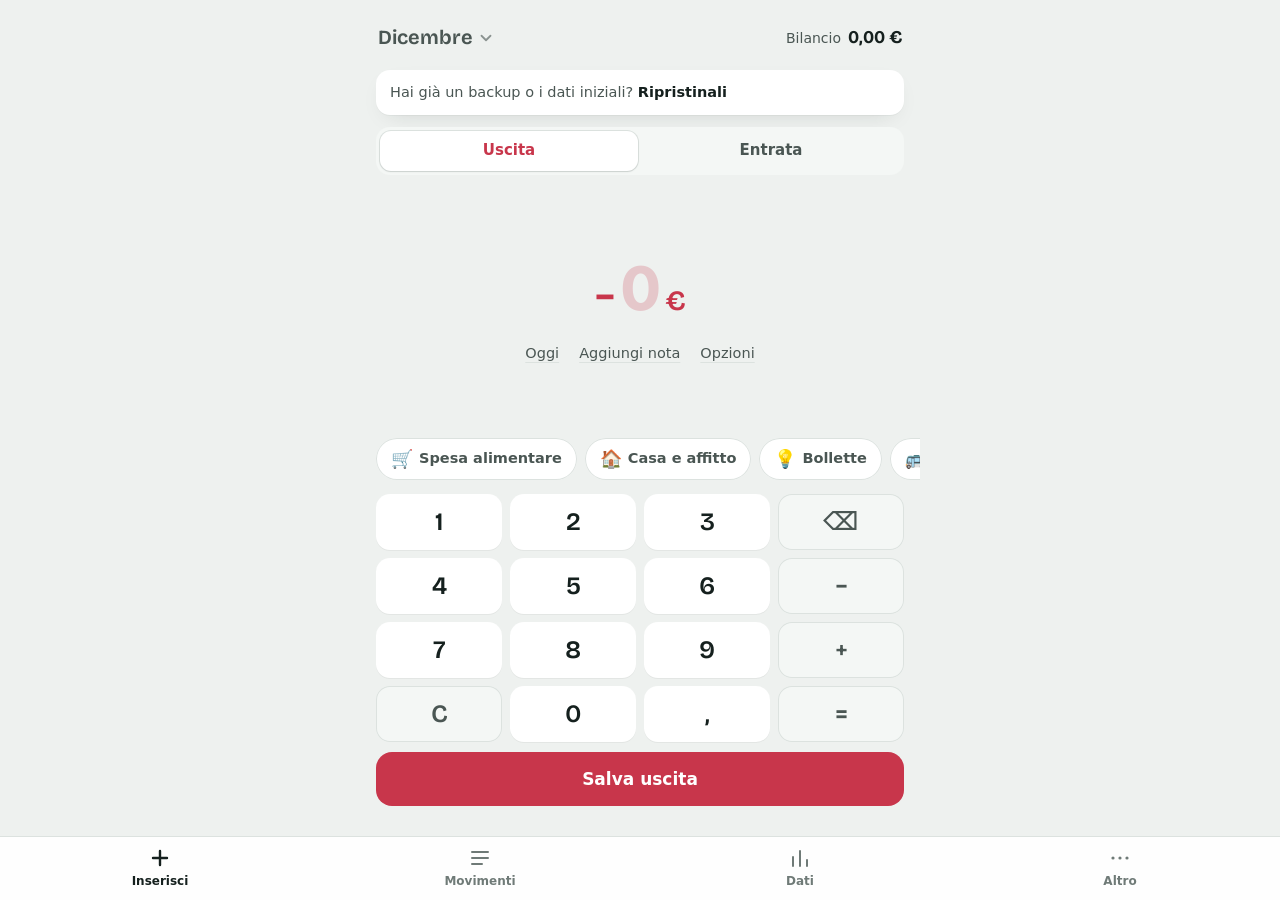
<file: index.html>
<!doctype html>
<html lang="it">
<head>
  <meta charset="utf-8">
  <meta name="viewport" content="width=device-width, initial-scale=1, viewport-fit=cover, interactive-widget=resizes-content">
  <meta name="theme-color" content="#EEF1EF" media="(prefers-color-scheme: light)">
  <meta name="theme-color" content="#0E1413" media="(prefers-color-scheme: dark)">
  <meta name="description" content="Bilancio personale: spese, entrate e andamento nel tempo. I dati restano sul telefono.">
  <title>Bilancio</title>
  <link rel="manifest" href="manifest.webmanifest">
  <link rel="icon" href="icons/icon-192.png" type="image/png">
  <link rel="apple-touch-icon" href="icons/apple-180.png">
  <link rel="preload" href="fonts/bricolage.woff2" as="font" type="font/woff2" crossorigin>
  <link rel="stylesheet" href="css/app.css">
</head>
<body>
  <div id="app">
    <main id="view" tabindex="-1"></main>
  </div>

  <nav id="tabbar" aria-label="Sezioni">
    <a href="#/home" data-tab="home">
      <svg viewBox="0 0 24 24" aria-hidden="true"><path d="M12 5v14M5 12h14"/></svg>
      <span>Inserisci</span>
    </a>
    <a href="#/movimenti" data-tab="movimenti">
      <svg viewBox="0 0 24 24" aria-hidden="true"><path d="M4 6h16M4 12h16M4 18h10"/></svg>
      <span>Movimenti</span>
      <span class="badge" hidden></span>
    </a>
    <a href="#/dati" data-tab="dati">
      <svg viewBox="0 0 24 24" aria-hidden="true"><path d="M5 20V11M12 20V5M19 20v-6"/></svg>
      <span>Dati</span>
    </a>
    <a href="#/altro" data-tab="altro">
      <svg viewBox="0 0 24 24" aria-hidden="true"><circle cx="5" cy="12" r="1.6"/><circle cx="12" cy="12" r="1.6"/><circle cx="19" cy="12" r="1.6"/></svg>
      <span>Altro</span>
      <span class="dot" hidden></span>
    </a>
  </nav>

  <div id="toast" role="status" aria-live="polite" hidden></div>

  <noscript>Per usare Bilancio serve JavaScript attivo.</noscript>
  <script type="module" src="js/app.js"></script>
</body>
</html>
</file>
<file: css/app.css>
@font-face {
  font-family: "Bricolage";
  src: url("../fonts/bricolage.woff2") format("woff2");
  font-weight: 200 800;
  font-display: swap;
}

:root {
  color-scheme: light;
  --bg: #EEF1EF;
  --surface: #FFFFFF;
  --surface-2: #F4F7F5;
  --surface-3: #E6EBE8;
  --ink: #15201E;
  --ink-2: #4A5653;
  --muted: #6F7A77;
  --line: #DCE2DF;
  --exp: #C8364B;
  --inc: #00809A;
  --exp-soft: rgba(200, 54, 75, 0.10);
  --inc-soft: rgba(0, 128, 154, 0.10);
  --warn-bg: #FFF3D6;
  --warn-ink: #6B4A00;
  --shadow: 0 1px 0 rgba(21, 32, 30, 0.04), 0 8px 24px -12px rgba(21, 32, 30, 0.18);
  --display: "Bricolage", system-ui, -apple-system, "Segoe UI", Roboto, sans-serif;
  --body: system-ui, -apple-system, "Segoe UI", Roboto, sans-serif;
  --r-l: 24px;
  --r-m: 16px;
  --r-s: 11px;
  --nav-h: 64px;
  --safe-b: env(safe-area-inset-bottom, 0px);
}

@media (prefers-color-scheme: dark) {
  :root:not([data-theme="light"]) {
    color-scheme: dark;
    --bg: #0E1413;
    --surface: #18201F;
    --surface-2: #1F2827;
    --surface-3: #283231;
    --ink: #E8EEEC;
    --ink-2: #A9B4B1;
    --muted: #8A9592;
    --line: #2A3432;
    --exp: #E35D6D;
    --inc: #2E9CC4;
    --exp-soft: rgba(227, 93, 109, 0.14);
    --inc-soft: rgba(46, 156, 196, 0.14);
    --warn-bg: #3A2F12;
    --warn-ink: #F4D78A;
    --shadow: 0 1px 0 rgba(0, 0, 0, 0.3), 0 10px 28px -14px rgba(0, 0, 0, 0.7);
  }
}
:root[data-theme="dark"] {
  color-scheme: dark;
  --bg: #0E1413;
  --surface: #18201F;
  --surface-2: #1F2827;
  --surface-3: #283231;
  --ink: #E8EEEC;
  --ink-2: #A9B4B1;
  --muted: #8A9592;
  --line: #2A3432;
  --exp: #E35D6D;
  --inc: #2E9CC4;
  --exp-soft: rgba(227, 93, 109, 0.14);
  --inc-soft: rgba(46, 156, 196, 0.14);
  --warn-bg: #3A2F12;
  --warn-ink: #F4D78A;
  --shadow: 0 1px 0 rgba(0, 0, 0, 0.3), 0 10px 28px -14px rgba(0, 0, 0, 0.7);
}

* { box-sizing: border-box; }
html { -webkit-text-size-adjust: 100%; }
body {
  margin: 0;
  background: var(--bg);
  color: var(--ink);
  font: 16px/1.45 var(--body);
  -webkit-tap-highlight-color: transparent;
  overscroll-behavior-y: contain;
}
button, input, select, textarea { font: inherit; color: inherit; }
button { cursor: pointer; }
a { color: inherit; }
h1, h2, h3 { font-family: var(--display); font-weight: 650; letter-spacing: -0.01em; margin: 0; }
h1 { font-size: 28px; line-height: 1.1; }
h2 { font-size: 20px; line-height: 1.2; }
h3 { font-size: 16px; line-height: 1.3; }
p { margin: 0; }
.num { font-variant-numeric: tabular-nums; }
.inc { color: var(--inc); }
.exp { color: var(--exp); }
.muted { color: var(--muted); }
.ink2 { color: var(--ink-2); }
.small { font-size: 14px; }
.tiny { font-size: 12.5px; }
[hidden] { display: none !important; }

:focus-visible { outline: 2px solid var(--inc); outline-offset: 2px; border-radius: 6px; }
@media (prefers-reduced-motion: reduce) { * { animation: none !important; transition: none !important; } }

#app { max-width: 560px; margin: 0 auto; }
#view {
  padding: calc(env(safe-area-inset-top, 0px) + 14px) 16px calc(var(--nav-h) + var(--safe-b) + 28px);
  outline: none;
  min-height: 100dvh;
}

/* ---------- Barra di navigazione ---------- */
#tabbar {
  position: fixed; left: 0; right: 0; bottom: 0; z-index: 20;
  display: grid; grid-template-columns: repeat(4, 1fr);
  height: calc(var(--nav-h) + var(--safe-b));
  padding-bottom: var(--safe-b);
  background: color-mix(in srgb, var(--surface) 92%, transparent);
  backdrop-filter: blur(14px);
  border-top: 1px solid var(--line);
}
#tabbar a {
  display: flex; flex-direction: column; align-items: center; justify-content: center; gap: 3px;
  text-decoration: none; color: var(--muted); font-size: 12px; font-weight: 550;
}
#tabbar svg { width: 24px; height: 24px; fill: none; stroke: currentColor; stroke-width: 2; stroke-linecap: round; }
#tabbar svg circle { fill: currentColor; stroke: none; }
#tabbar a.on { color: var(--ink); }
#tabbar a.on svg { stroke-width: 2.4; }

/* ---------- Elementi base ---------- */
.card { background: var(--surface); border-radius: var(--r-l); padding: 18px 16px; box-shadow: var(--shadow); }
.stack > * + * { margin-top: 14px; }
.row { display: flex; align-items: center; gap: 10px; }
.row.between { justify-content: space-between; }
.grow { flex: 1; min-width: 0; }
.section-title { display: flex; align-items: baseline; justify-content: space-between; margin: 26px 2px 10px; }
.section-title h2 { font-size: 18px; }
.link { background: none; border: 0; padding: 6px 2px; color: var(--ink-2); font-weight: 600; font-size: 14px; text-decoration: underline; text-underline-offset: 3px; text-decoration-color: var(--line); }

.btn {
  display: inline-flex; align-items: center; justify-content: center; gap: 8px;
  min-height: 48px; padding: 0 18px; border-radius: 14px; border: 0;
  background: var(--ink); color: var(--surface); font-weight: 650; font-size: 16px; text-decoration: none;
}
.btn.block { width: 100%; }
.btn.ghost { background: var(--surface-2); color: var(--ink); }
.btn.line { background: transparent; color: var(--ink); box-shadow: inset 0 0 0 1.5px var(--line); }
.btn.danger { background: var(--exp); color: #fff; }
.btn.small { min-height: 38px; padding: 0 14px; font-size: 14px; border-radius: 11px; }
.btn:disabled { opacity: 0.45; }
.btn:active { transform: scale(0.985); }

.field { display: block; }
.field > span { display: block; font-size: 13px; color: var(--ink-2); font-weight: 600; margin: 0 0 6px 2px; }
.input, select.input, textarea.input {
  width: 100%; min-height: 48px; padding: 10px 14px; border-radius: 13px;
  border: 1.5px solid var(--line); background: var(--surface-2); outline: none;
}
.input:focus { border-color: var(--ink-2); background: var(--surface); }
textarea.input { min-height: 80px; resize: vertical; }
select.input { appearance: none; background-image: linear-gradient(45deg, transparent 50%, var(--muted) 50%), linear-gradient(135deg, var(--muted) 50%, transparent 50%); background-position: calc(100% - 20px) 21px, calc(100% - 15px) 21px; background-size: 5px 5px; background-repeat: no-repeat; padding-right: 36px; }

.seg { display: grid; grid-auto-flow: column; grid-auto-columns: 1fr; background: var(--surface-2); border-radius: 14px; padding: 4px; gap: 4px; }
.seg a { display: grid; place-items: center; text-decoration: none; min-height: 40px; border-radius: 11px; font-weight: 650; font-size: 15px; color: var(--ink-2); }
.seg a.on { background: var(--surface); color: var(--ink); box-shadow: 0 1px 2px rgba(0,0,0,.08), 0 0 0 1px var(--line); }
.seg button { border: 0; background: transparent; min-height: 40px; border-radius: 11px; font-weight: 650; font-size: 15px; color: var(--ink-2); }
.seg button.on { background: var(--surface); color: var(--ink); box-shadow: 0 1px 2px rgba(0,0,0,.08), 0 0 0 1px var(--line); }
.seg.t-expense button.on { color: var(--exp); }
.seg.t-income button.on { color: var(--inc); }

.chips { display: flex; gap: 8px; overflow-x: auto; scrollbar-width: none; padding: 2px; margin: 0 -2px; }
.chips::-webkit-scrollbar { display: none; }
.chip {
  flex: none; border: 0; min-height: 36px; padding: 0 14px; border-radius: 999px;
  background: var(--surface); color: var(--ink-2); font-weight: 600; font-size: 14px;
  box-shadow: inset 0 0 0 1.5px var(--line);
}
.chip.on { background: var(--ink); color: var(--surface); box-shadow: none; }

.banner { display: flex; gap: 12px; align-items: center; padding: 12px 14px; border-radius: var(--r-m); background: var(--warn-bg); color: var(--warn-ink); font-size: 14.5px; font-weight: 550; }
.banner .grow { line-height: 1.35; }
.banner .btn { background: var(--warn-ink); color: var(--warn-bg); }
.banner.neutral { background: var(--surface); color: var(--ink); box-shadow: var(--shadow); }
.banner.neutral .btn { background: var(--ink); color: var(--surface); }

.empty { text-align: center; padding: 34px 18px; color: var(--ink-2); }
.empty h3 { color: var(--ink); margin-bottom: 6px; }

/* ---------- Home: riepilogo del mese ---------- */
.month-head { padding: 4px 4px 18px; }
.mh-top { display: flex; justify-content: space-between; align-items: baseline; gap: 12px; }
.mh-top .month { font-family: var(--display); font-size: 17px; font-weight: 600; color: var(--ink-2); }
.mh-top .saldo { border: 0; background: none; padding: 0; text-align: right; font-size: 13.5px; color: var(--ink-2); }
.mh-top .saldo b { display: block; font-family: var(--display); font-size: 17px; color: var(--ink); font-weight: 650; font-variant-numeric: tabular-nums; }
.mh-main { display: flex; justify-content: space-between; align-items: flex-end; margin-top: 10px; gap: 12px; }
.mh-net { font-family: var(--display); font-size: 40px; line-height: 1; font-weight: 700; letter-spacing: -0.02em; font-variant-numeric: tabular-nums; }
.mh-net small { font-size: 22px; font-weight: 600; }
.mh-label { font-size: 13.5px; color: var(--ink-2); margin-top: 6px; }
.mh-side { text-align: right; font-size: 14.5px; line-height: 1.6; font-variant-numeric: tabular-nums; font-weight: 600; }
.ratio { position: relative; height: 8px; border-radius: 99px; background: var(--inc-soft); margin-top: 14px; overflow: hidden; }
.ratio > span { position: absolute; inset: 0 auto 0 0; background: var(--exp); border-radius: 99px; }
.ratio.over { background: var(--exp-soft); }

/* ---------- Home: inserimento ---------- */
.entry { padding: 14px 14px 16px; }
.amount-wrap { display: flex; align-items: baseline; justify-content: center; gap: 4px; padding: 18px 4px 10px; color: var(--exp); }
.entry.t-income .amount-wrap { color: var(--inc); }
.entry.t-transfer .amount-wrap { color: var(--ink); }
.amount-wrap .sign { font-family: var(--display); font-size: 44px; font-weight: 600; line-height: 1; opacity: .9; margin-right: -2px; }
.amount-wrap .cur { font-family: var(--display); font-size: 30px; font-weight: 600; }
.amount-input {
  width: 1em; max-width: 78%; min-width: 0; border: 0; outline: none; background: transparent; color: inherit; text-align: center;
  font-family: var(--display); font-size: 56px; line-height: 1.05; font-weight: 700; letter-spacing: -0.025em; padding: 0;
  font-variant-numeric: tabular-nums; caret-color: currentColor;
}
.amount-input::placeholder { color: var(--surface-3); }
.amount-hint { text-align: center; font-size: 13px; color: var(--exp); min-height: 18px; margin-top: -2px; }

.cat-grid { display: grid; grid-template-columns: repeat(4, 1fr); gap: 8px; margin-top: 12px; }
.cat {
  display: flex; flex-direction: column; align-items: center; justify-content: flex-start; gap: 4px;
  border: 0; background: var(--surface-2); border-radius: 15px; padding: 10px 4px 9px; min-height: 76px;
  font-size: 12.5px; font-weight: 600; color: var(--ink-2); line-height: 1.15; text-align: center;
}
.cat .em { font-size: 24px; line-height: 1.1; }
.cat .nm { display: -webkit-box; -webkit-line-clamp: 2; -webkit-box-orient: vertical; overflow: hidden; hyphens: auto; overflow-wrap: anywhere; max-width: 100%; }
.cat.on { background: var(--ink); color: var(--surface); }
.cat.more { color: var(--ink); background: transparent; box-shadow: inset 0 0 0 1.5px var(--line); }

.meta-row { display: flex; gap: 8px; margin-top: 12px; flex-wrap: wrap; }
.meta {
  display: inline-flex; align-items: center; gap: 7px; min-height: 40px; padding: 0 13px; border-radius: 12px;
  border: 0; background: var(--surface-2); font-size: 14.5px; font-weight: 600; color: var(--ink);
  position: relative;
}
.meta svg { width: 17px; height: 17px; fill: none; stroke: currentColor; stroke-width: 2; stroke-linecap: round; stroke-linejoin: round; color: var(--ink-2); }
.meta.on { background: var(--ink); color: var(--surface); }
.meta.on svg { color: var(--surface); }
.meta input[type="date"] { position: absolute; inset: 0; opacity: 0; width: 100%; height: 100%; border: 0; }
.note-input { margin-top: 10px; }
.transfer-row { display: grid; grid-template-columns: 1fr auto 1fr; gap: 8px; align-items: center; margin-top: 12px; }
.transfer-row .arrow { color: var(--muted); font-weight: 700; }
.save-btn { margin-top: 14px; min-height: 54px; font-size: 17px; border-radius: 16px; background: var(--exp); color: #fff; }
.entry.t-income .save-btn { background: var(--inc); }
.entry.t-transfer .save-btn { background: var(--ink); color: var(--surface); }
@media (prefers-color-scheme: dark) { :root:not([data-theme="light"]) .save-btn { color: #0E1413; } }
:root[data-theme="dark"] .save-btn { color: #0E1413; }
.repeat-box { margin-top: 10px; padding: 12px; border-radius: 14px; background: var(--surface-2); display: grid; gap: 10px; }
.repeat-box .row > * { flex: 1; }

/* ---------- Liste movimenti ---------- */
.list { background: var(--surface); border-radius: var(--r-l); box-shadow: var(--shadow); overflow: hidden; }
.day-head { display: flex; justify-content: space-between; padding: 14px 16px 6px; font-size: 13.5px; font-weight: 650; color: var(--ink-2); }
.day-head + .item { border-top: 0; }
.item { display: flex; align-items: center; gap: 12px; padding: 11px 16px; border: 0; border-top: 1px solid var(--line); background: none; width: 100%; text-align: left; }
.list > .item:first-child { border-top: 0; }
.bubble { flex: none; width: 40px; height: 40px; border-radius: 13px; display: grid; place-items: center; font-size: 20px; background: var(--surface-2); }
.item .t1 { font-weight: 620; font-size: 15.5px; white-space: nowrap; overflow: hidden; text-overflow: ellipsis; }
.item .t2 { font-size: 13px; color: var(--muted); white-space: nowrap; overflow: hidden; text-overflow: ellipsis; }
.item.wrap .t2 { white-space: normal; }
.item .amt { font-weight: 680; font-size: 15.5px; font-variant-numeric: tabular-nums; white-space: nowrap; text-align: right; }
.item .amt small { display: block; font-size: 12px; font-weight: 500; color: var(--muted); }
.tag { display: inline-block; font-size: 11.5px; font-weight: 650; padding: 1px 7px; border-radius: 6px; background: var(--surface-3); color: var(--ink-2); margin-left: 6px; vertical-align: 1px; }
.tag.warn { background: var(--warn-bg); color: var(--warn-ink); }

.page-head { display: flex; align-items: center; gap: 8px; margin: 4px 0 16px; min-height: 44px; }
.page-head h1 { flex: 1; font-size: 26px; }
.icon-btn { width: 44px; height: 44px; display: grid; place-items: center; border: 0; background: var(--surface); border-radius: 14px; box-shadow: var(--shadow); flex: none; text-decoration: none; }
.icon-btn svg { width: 20px; height: 20px; fill: none; stroke: currentColor; stroke-width: 2.2; stroke-linecap: round; stroke-linejoin: round; }
.icon-btn.flat { background: transparent; box-shadow: none; }

.month-nav { display: flex; align-items: center; justify-content: space-between; gap: 8px; margin-bottom: 12px; }
.month-nav .label { font-family: var(--display); font-size: 20px; font-weight: 650; text-align: center; flex: 1; }
.totals { display: grid; grid-template-columns: repeat(3, 1fr); gap: 8px; margin-bottom: 14px; }
.totals div { background: var(--surface); border-radius: 15px; padding: 10px 12px; box-shadow: var(--shadow); }
.totals span { display: block; font-size: 12.5px; color: var(--ink-2); font-weight: 600; }
.totals b { display: block; font-family: var(--display); font-size: 18px; font-weight: 650; font-variant-numeric: tabular-nums; margin-top: 2px; white-space: nowrap; }
.search { position: relative; margin-bottom: 10px; }
.search input { padding-left: 42px; }
.search svg { position: absolute; left: 14px; top: 14px; width: 20px; height: 20px; fill: none; stroke: var(--muted); stroke-width: 2; stroke-linecap: round; }

/* ---------- Menu "Altro" ---------- */
.menu { background: var(--surface); border-radius: var(--r-l); box-shadow: var(--shadow); overflow: hidden; }
.menu a, .menu button { display: flex; align-items: center; gap: 14px; padding: 15px 16px; text-decoration: none; border: 0; border-top: 1px solid var(--line); background: none; width: 100%; text-align: left; font-weight: 600; }
.menu > :first-child { border-top: 0; }
.menu .ic { width: 36px; height: 36px; display: grid; place-items: center; border-radius: 11px; background: var(--surface-2); font-size: 18px; flex: none; }
.menu .grow small { display: block; font-weight: 500; font-size: 13px; color: var(--muted); }
.menu .chev { color: var(--muted); }

/* ---------- Fogli (dialog) ---------- */
dialog.sheet {
  position: fixed; inset: auto 0 0 0; margin: 0 auto; width: 100%; max-width: 560px; max-height: 92dvh;
  border: 0; padding: 0; border-radius: 26px 26px 0 0; background: var(--surface); color: var(--ink);
  box-shadow: 0 -10px 40px rgba(0,0,0,.25); display: flex; flex-direction: column; overflow: hidden;
}
dialog.sheet:not([open]) { display: none; }
dialog.sheet::backdrop { background: rgba(8, 14, 13, 0.45); }
dialog.sheet[open] { animation: sheet-in .22s cubic-bezier(.2,.8,.2,1); }
@keyframes sheet-in { from { transform: translateY(40px); opacity: .4; } to { transform: none; opacity: 1; } }
.sheet-head { display: flex; align-items: center; gap: 10px; padding: 18px 18px 10px; }
.sheet-head h2 { flex: 1; }
.sheet-body { padding: 4px 18px calc(18px + var(--safe-b)); overflow-y: auto; overscroll-behavior: contain; }
.sheet-grip { width: 40px; height: 4px; border-radius: 99px; background: var(--surface-3); margin: 8px auto 0; }
dialog.alert { border: 0; border-radius: 22px; padding: 22px 20px 16px; max-width: 360px; width: calc(100% - 40px); background: var(--surface); color: var(--ink); }
dialog.alert::backdrop { background: rgba(8, 14, 13, 0.45); }
dialog.alert p { color: var(--ink-2); margin-top: 8px; }
dialog.alert .actions { display: flex; justify-content: flex-end; gap: 8px; margin-top: 18px; }

.pick-grid { display: grid; grid-template-columns: repeat(4, 1fr); gap: 8px; }
.pick-list .item { padding-left: 4px; padding-right: 4px; }
.emoji-grid { display: grid; grid-template-columns: repeat(8, 1fr); gap: 4px; }
.emoji-grid button { border: 0; background: var(--surface-2); border-radius: 10px; font-size: 21px; height: 42px; }
.emoji-grid button.on { box-shadow: inset 0 0 0 2px var(--ink); }

/* ---------- Toast ---------- */
#toast {
  position: fixed; left: 50%; transform: translateX(-50%); top: calc(env(safe-area-inset-top, 0px) + 10px); z-index: 50;
  width: calc(100% - 32px); max-width: 528px; display: flex; align-items: center; gap: 12px;
  background: var(--ink); color: var(--surface); padding: 12px 12px 12px 16px; border-radius: 16px; font-weight: 550; font-size: 15px;
  box-shadow: 0 10px 30px rgba(0,0,0,.25);
}
#toast .grow { line-height: 1.35; }
#toast button { border: 0; background: transparent; color: var(--surface); font-weight: 750; padding: 8px 10px; border-radius: 10px; text-decoration: underline; text-underline-offset: 3px; }

/* ---------- Import ---------- */
.imp-summary { display: grid; grid-template-columns: 1fr 1fr; gap: 10px; }
.imp-row { display: grid; grid-template-columns: auto 1fr auto; gap: 8px 12px; align-items: start; padding: 11px 14px; border-top: 1px solid var(--line); }
.imp-row:first-child { border-top: 0; }
.imp-row .ck { width: 22px; height: 22px; margin-top: 2px; accent-color: var(--ink); }
.imp-row .desc .t1 { font-weight: 620; font-size: 15px; line-height: 1.3; word-break: break-word; }
.imp-row .desc .t2 { font-size: 12.5px; color: var(--muted); }
.imp-row .amt { font-weight: 680; font-variant-numeric: tabular-nums; white-space: nowrap; }
.imp-row .ctl { grid-column: 2 / 4; display: flex; flex-wrap: wrap; gap: 8px; align-items: center; }
.imp-row.off .desc, .imp-row.off .amt { opacity: .45; }
.cat-btn { display: inline-flex; align-items: center; gap: 6px; min-height: 36px; padding: 0 12px; border-radius: 11px; border: 0; background: var(--surface-2); font-weight: 600; font-size: 14px; }
.cat-btn.need { background: var(--warn-bg); color: var(--warn-ink); }
.remember { display: flex; align-items: center; gap: 8px; font-size: 13px; color: var(--ink-2); width: 100%; }
.remember input[type="checkbox"] { width: 18px; height: 18px; accent-color: var(--ink); }
.remember input[type="text"] { flex: 1; min-width: 0; min-height: 34px; border-radius: 9px; border: 1.5px solid var(--line); background: var(--surface-2); padding: 4px 9px; font-size: 13px; }
.group-head { display: flex; align-items: center; justify-content: space-between; gap: 10px; padding: 14px 14px 8px; }
.group-head h3 { font-size: 15.5px; }
.sticky-foot { position: sticky; bottom: calc(var(--nav-h) + var(--safe-b) + 8px); margin-top: 16px; z-index: 5; }
.sticky-foot .btn { box-shadow: 0 10px 30px rgba(0,0,0,.25); }
details.group > summary { list-style: none; cursor: pointer; }
details.group > summary::-webkit-details-marker { display: none; }
details.group > summary h3::after { content: " ▾"; color: var(--muted); }
details.group[open] > summary h3::after { content: " ▴"; }

/* ---------- Dati / grafici ---------- */
.stat-tabs { margin-bottom: 14px; }
.filters { display: grid; grid-template-columns: 1fr 1fr; gap: 8px; margin-bottom: 12px; }
.filters .full { grid-column: 1 / -1; }
.filters select.input { min-height: 42px; padding-top: 6px; padding-bottom: 6px; font-size: 14.5px; background-position: calc(100% - 20px) 18px, calc(100% - 15px) 18px; }
.chart-card { padding: 16px 12px 12px; }
.chart-title { padding: 0 4px 2px; }
.chart-title p { font-size: 13px; color: var(--ink-2); margin-top: 2px; }
.chart-box { position: relative; margin-top: 6px; }
.cx { display: block; width: 100%; height: auto; touch-action: pan-y; user-select: none; -webkit-user-select: none; cursor: crosshair; }
.cx-t { font: 11px var(--body); fill: var(--muted); }
.cx:focus { outline: none; }
.cx:focus-visible { outline: 2px solid var(--inc); outline-offset: 2px; border-radius: 8px; }
.cx-read { display: flex; flex-wrap: wrap; gap: 2px 14px; align-items: baseline; min-height: 44px; padding: 4px 4px 6px; font-size: 13px; color: var(--ink-2); }
.cx-read .cx-when { width: 100%; font-weight: 650; color: var(--ink); }
.cx-r { white-space: nowrap; }
.cx-r i { display: inline-block; width: 10px; height: 10px; border-radius: 3px; margin-right: 5px; vertical-align: -1px; }
.cx-r i.ln { width: 14px; height: 3px; border-radius: 2px; vertical-align: 3px; }
.cx-r b { color: var(--ink); font-variant-numeric: tabular-nums; font-weight: 650; }
.legend { display: flex; flex-wrap: wrap; gap: 6px 14px; padding: 8px 4px 0; font-size: 13px; color: var(--ink-2); }
.legend i { display: inline-block; width: 12px; height: 12px; border-radius: 3px; vertical-align: -1px; margin-right: 6px; }
.legend i.ln { height: 3px; border-radius: 2px; vertical-align: 3px; width: 16px; }
.kpis { display: grid; grid-template-columns: repeat(3, 1fr); gap: 8px; margin-top: 12px; }
.kpis div { background: var(--surface-2); border-radius: 13px; padding: 9px 10px; }
.kpis span { display: block; font-size: 12px; color: var(--ink-2); font-weight: 600; }
.kpis b { display: block; font-size: 15.5px; font-variant-numeric: tabular-nums; margin-top: 1px; white-space: nowrap; }
.bars .bar-row { display: grid; grid-template-columns: 1fr auto; gap: 2px 10px; padding: 10px 2px; border-top: 1px solid var(--line); background: none; border-left: 0; border-right: 0; border-bottom: 0; width: 100%; text-align: left; }
.bars .bar-row:first-child { border-top: 0; }
.bars .bar-row .nm { font-weight: 600; font-size: 15px; }
.bars .bar-row .vl { font-weight: 680; font-variant-numeric: tabular-nums; text-align: right; }
.bars .bar-row .track { grid-column: 1 / -1; height: 8px; border-radius: 99px; background: var(--surface-2); overflow: hidden; }
.bars .bar-row .track span { display: block; height: 100%; border-radius: 99px; background: var(--ink-2); }
.bars.t-expense .track span { background: var(--exp); }
.bars.t-income .track span { background: var(--inc); }
.bars .bar-row .pc { font-size: 12.5px; color: var(--muted); }
table.data { width: 100%; border-collapse: collapse; font-size: 14px; font-variant-numeric: tabular-nums; }
table.data th { text-align: right; font-weight: 650; color: var(--ink-2); font-size: 12.5px; padding: 6px 6px; border-bottom: 1px solid var(--line); }
table.data td { text-align: right; padding: 7px 6px; border-bottom: 1px solid var(--line); white-space: nowrap; }
table.data th:first-child, table.data td:first-child { text-align: left; }
table.data tr:last-child td { border-bottom: 0; }
.table-wrap { overflow-x: auto; margin-top: 10px; }
.year-chips .chip i { display: inline-block; width: 10px; height: 10px; border-radius: 3px; margin-right: 6px; vertical-align: 0; }

.kv { display: flex; justify-content: space-between; gap: 12px; padding: 10px 0; border-top: 1px solid var(--line); font-size: 15px; }
.kv:first-child { border-top: 0; }
.kv b { font-variant-numeric: tabular-nums; text-align: right; }

.loading { padding: 40px; text-align: center; color: var(--muted); }
.splash { display: grid; place-items: center; min-height: 70dvh; font-family: var(--display); font-size: 22px; color: var(--muted); }

/* ---------- Home: inserimento con tastierino ---------- */
.qe { display: flex; flex-direction: column; min-height: calc(100dvh - var(--nav-h) - var(--safe-b) - env(safe-area-inset-top, 0px) - 44px); }
.qe-head { display: flex; justify-content: space-between; align-items: center; gap: 8px; padding: 2px 2px 12px; }
.qe-mwrap { display: inline-flex; align-items: center; border-radius: 13px; margin-left: -10px; }
.qe-mwrap.other { background: var(--surface); box-shadow: var(--shadow); margin-left: 0; }
.qe-month { display: inline-flex; align-items: center; gap: 4px; white-space: nowrap; border: 0; background: none; min-height: 42px; padding: 0 8px 0 10px; font-family: var(--display); font-size: 20px; font-weight: 650; color: var(--ink-2); }
.qe-mwrap.other .qe-month { color: var(--ink); padding-right: 2px; }
.qe-month svg { width: 18px; height: 18px; fill: none; stroke: currentColor; stroke-width: 2.4; stroke-linecap: round; stroke-linejoin: round; opacity: .6; margin-top: 2px; }
.qe-mback { display: grid; place-items: center; width: 34px; height: 42px; border: 0; background: none; color: var(--ink-2); }
.qe-mback svg { width: 16px; height: 16px; fill: none; stroke: currentColor; stroke-width: 2.4; stroke-linecap: round; }
.mp-year { display: flex; align-items: center; justify-content: space-between; margin: -4px 0 10px; }
.mp-year b { font-family: var(--display); font-size: 20px; font-weight: 700; }
.mp-year .icon-btn:disabled { opacity: .25; }
.mp-grid { display: grid; grid-template-columns: repeat(3, 1fr); gap: 8px; }
.mp-grid button { display: flex; flex-direction: column; align-items: center; gap: 2px; min-height: 62px; justify-content: center; border: 0; border-radius: 14px; background: var(--surface-2); font-weight: 650; font-size: 15.5px; color: var(--ink); }
.mp-grid button small { font-size: 12.5px; font-weight: 600; color: var(--muted); font-variant-numeric: tabular-nums; }
.mp-grid button small.exp { color: var(--exp); }
.mp-grid button small.inc { color: var(--inc); }
.mp-grid button.now { box-shadow: inset 0 0 0 1.5px var(--ink-2); }
.mp-grid button.on { background: var(--ink); color: var(--surface); box-shadow: none; }
.mp-grid button.on small { color: var(--surface); opacity: .8; }
.mp-grid button:disabled { opacity: .35; }
.qe-bal { display: flex; gap: 7px; align-items: baseline; white-space: nowrap; border: 0; background: none; padding: 8px 0 8px 12px; font-size: 14px; color: var(--ink-2); }
.qe-bal b { font-family: var(--display); font-size: 18px; font-weight: 700; color: var(--ink); font-variant-numeric: tabular-nums; }
.qe-bal b.exp { color: var(--exp); }
.qe-bal b.inc { color: var(--inc); }
@media (max-width: 400px) { .qe-mwrap.other ~ .qe-bal .lbl { display: none; } }
.qe-first { display: block; margin-bottom: 12px; padding: 12px 14px; border-radius: 14px; background: var(--surface); box-shadow: var(--shadow); text-decoration: none; font-size: 14.5px; color: var(--ink-2); }
.qe-first b { color: var(--ink); }
.qe-amount { padding: 6px 0 4px; color: var(--exp); font-family: var(--display); text-align: center; }
.qe-num { display: flex; justify-content: center; align-items: baseline; gap: 4px; }
.qe-expr { min-height: 24px; padding: 0 8px; font: 600 17px/1.4 var(--body); color: var(--ink-2); font-variant-numeric: tabular-nums; overflow-wrap: anywhere; }
.qe.t-income .qe-amount { color: var(--inc); }
.qe.t-transfer .qe-amount { color: var(--ink); }
.qe-amount .sign { font-size: 42px; font-weight: 600; }
.qe-amount .val { font-size: 66px; font-weight: 750; letter-spacing: -0.03em; line-height: 1; font-variant-numeric: tabular-nums; }
.qe-amount .val.zero { opacity: .22; }
.qe-amount .cur { font-size: 28px; font-weight: 600; margin-left: 2px; }
.qe-meta { display: flex; justify-content: center; flex-wrap: wrap; gap: 0 16px; padding: 4px 0 12px; }
.qe-link { position: relative; border: 0; background: none; padding: 9px 2px; font-size: 14.5px; color: var(--ink-2); text-decoration: underline; text-underline-offset: 4px; text-decoration-color: var(--line); }
.qe-link.on { color: var(--ink); font-weight: 650; text-decoration-color: var(--ink-2); }
.qe-link input[type="date"] { position: absolute; inset: 0; width: 100%; opacity: 0; border: 0; }
.qe-chips { display: flex; gap: 8px; overflow-x: auto; scrollbar-width: none; margin: 0 -16px; padding: 2px 16px 14px; }
.qe-chips::-webkit-scrollbar { display: none; }
.qe-chip { flex: none; display: flex; align-items: center; gap: 6px; min-height: 42px; padding: 0 15px; border: 0; border-radius: 999px; background: var(--surface); color: var(--ink-2); font-weight: 600; font-size: 14.5px; box-shadow: inset 0 0 0 1px var(--line); }
.qe-chip span { font-size: 18px; }
.qe-chip.on { background: var(--ink); color: var(--surface); box-shadow: none; }
.qe-chip.more { background: transparent; color: var(--ink); }
.qe-transfer { display: grid; grid-template-columns: 1fr auto 1fr; gap: 8px; align-items: center; padding-bottom: 14px; color: var(--muted); font-weight: 700; }
.qe-mid { flex: 1; display: flex; flex-direction: column; justify-content: center; min-height: 150px; }
.qe-keys { display: grid; grid-template-columns: repeat(4, minmax(0, 1fr)); gap: 8px; }
.qe-keys button.op { background: var(--surface-2); color: var(--ink-2); box-shadow: inset 0 0 0 1px var(--line); }
.qe-amount .val.neg { opacity: .5; }
.qe-keys button { height: 56px; border: 0; border-radius: 14px; background: var(--surface); color: var(--ink); font-family: var(--display); font-size: 25px; font-weight: 600; box-shadow: 0 1px 0 rgba(21, 32, 30, 0.05); touch-action: manipulation; }
.qe-keys button:active { background: var(--surface-3); }
.qe-save { margin-top: 10px; }
.flash { animation: shake .45s; }
@keyframes shake { 20% { transform: translateX(-6px); } 40% { transform: translateX(6px); } 60% { transform: translateX(-4px); } 80% { transform: translateX(3px); } }

/* ---------- Segnali sulla barra ---------- */
#tabbar a { position: relative; }
#tabbar .badge { position: absolute; top: 6px; left: calc(50% + 5px); min-width: 18px; height: 18px; padding: 0 5px; border-radius: 9px; background: var(--warn-ink); color: var(--warn-bg); font-size: 11px; font-weight: 700; line-height: 18px; text-align: center; }
#tabbar .dot { position: absolute; top: 9px; left: calc(50% + 8px); width: 9px; height: 9px; border-radius: 5px; background: var(--warn-ink); }

/* ---------- Copia di prova ---------- */
body.is-test::before { content: "Copia di prova"; position: fixed; top: env(safe-area-inset-top, 0px); left: 50%; transform: translateX(-50%); z-index: 60; padding: 2px 10px 3px; border-radius: 0 0 8px 8px; background: #6250D6; color: #fff; font: 700 11px/1.4 var(--body); pointer-events: none; }
.qe.t-income .save-btn { background: var(--inc); }
.qe.t-transfer .save-btn { background: var(--ink); color: var(--surface); }

/* ---------- Esclusioni nei grafici ---------- */
.exbar { display: flex; flex-wrap: wrap; align-items: center; gap: 6px 8px; margin: 0 2px 12px; }
.exbar .chip { min-height: 32px; padding: 0 11px; font-size: 13px; }
.exbar .link { padding: 4px 2px; font-size: 13px; }
details.vals { margin-top: 10px; }
details.vals summary { cursor: pointer; padding: 6px 4px; }
table.data .tg { border: 0; background: none; padding: 4px 6px; margin: -4px -6px; border-radius: 8px; font: inherit; color: inherit; text-align: inherit; font-variant-numeric: tabular-nums; }
table.data .tg:active { background: var(--surface-2); }
table.data .tg.off { text-decoration: line-through; color: var(--muted); }
table.data tr.off td { color: var(--muted); }
table.data tr.off td:not(:first-child) { text-decoration: line-through; }
.cx-read .cx-when { display: flex; justify-content: space-between; align-items: center; gap: 10px; }
.cx-act { flex: none; border: 0; background: var(--surface-2); color: var(--ink); font: 600 12.5px/1.2 var(--body); padding: 7px 11px; border-radius: 999px; box-shadow: inset 0 0 0 1px var(--line); }
.cx-r.tg { border: 0; background: none; padding: 3px 6px; margin: -3px -6px; border-radius: 8px; font: inherit; color: inherit; }
.cx-r.tg:active { background: var(--surface-2); }
.cx-r.tg.off b { text-decoration: line-through; color: var(--muted); font-weight: 500; }
.remember.exx { margin: 0 2px 12px; font-size: 14px; }

.steps { margin: 0; padding-left: 20px; display: grid; gap: 6px; color: var(--ink-2); font-size: 14.5px; }
.steps b { color: var(--ink); }
</file>
